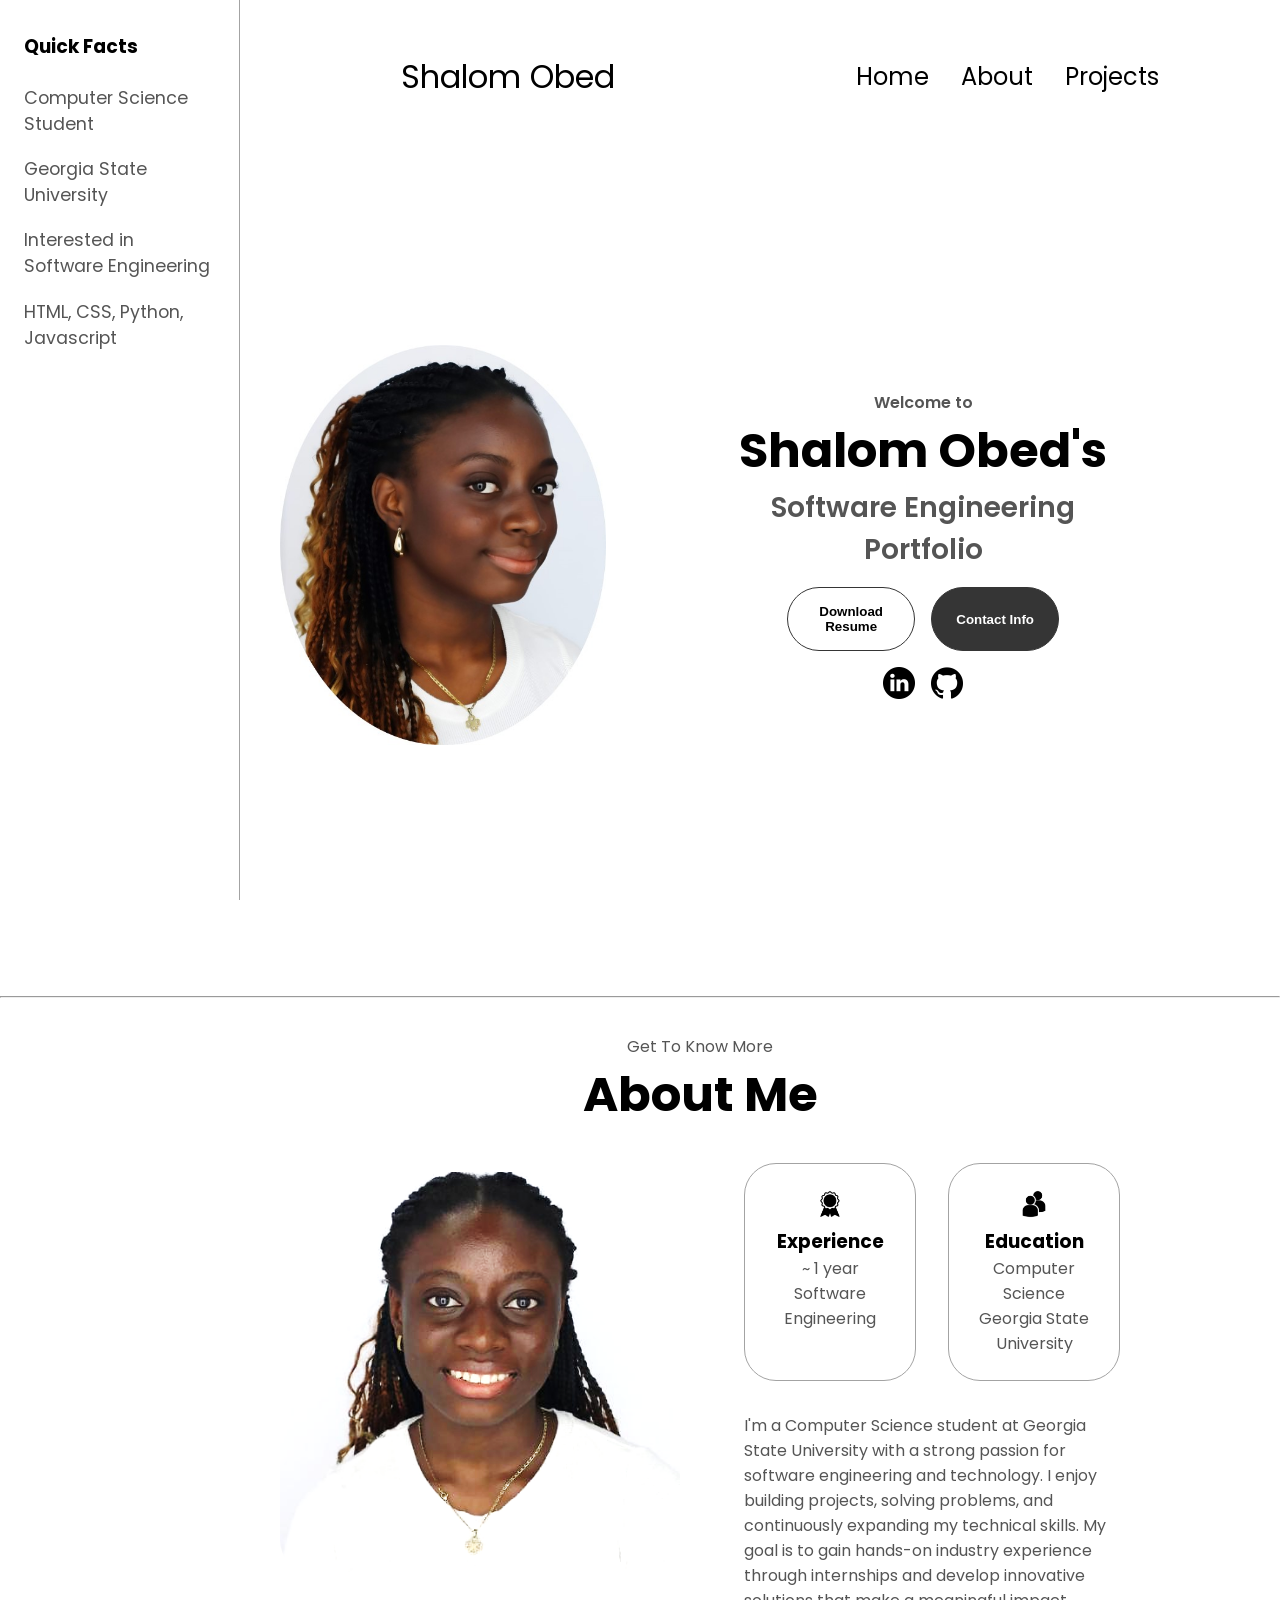
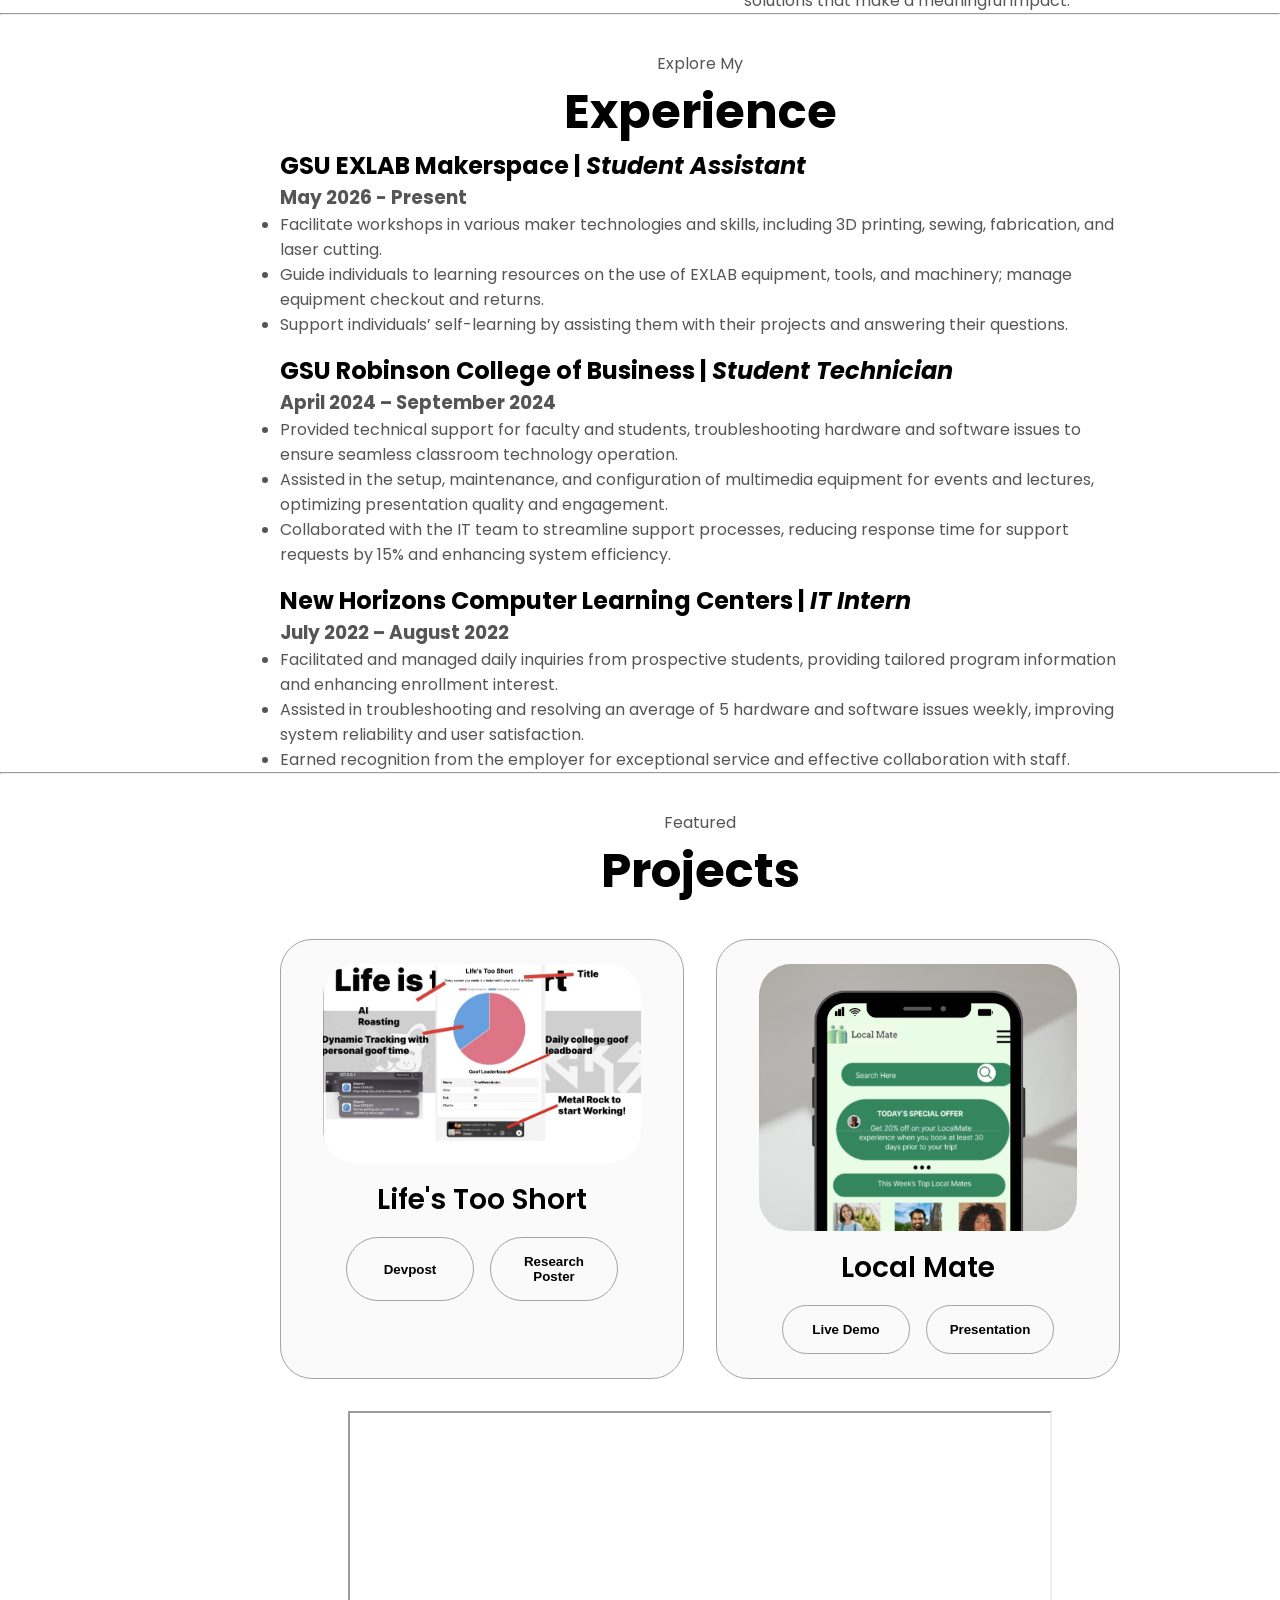
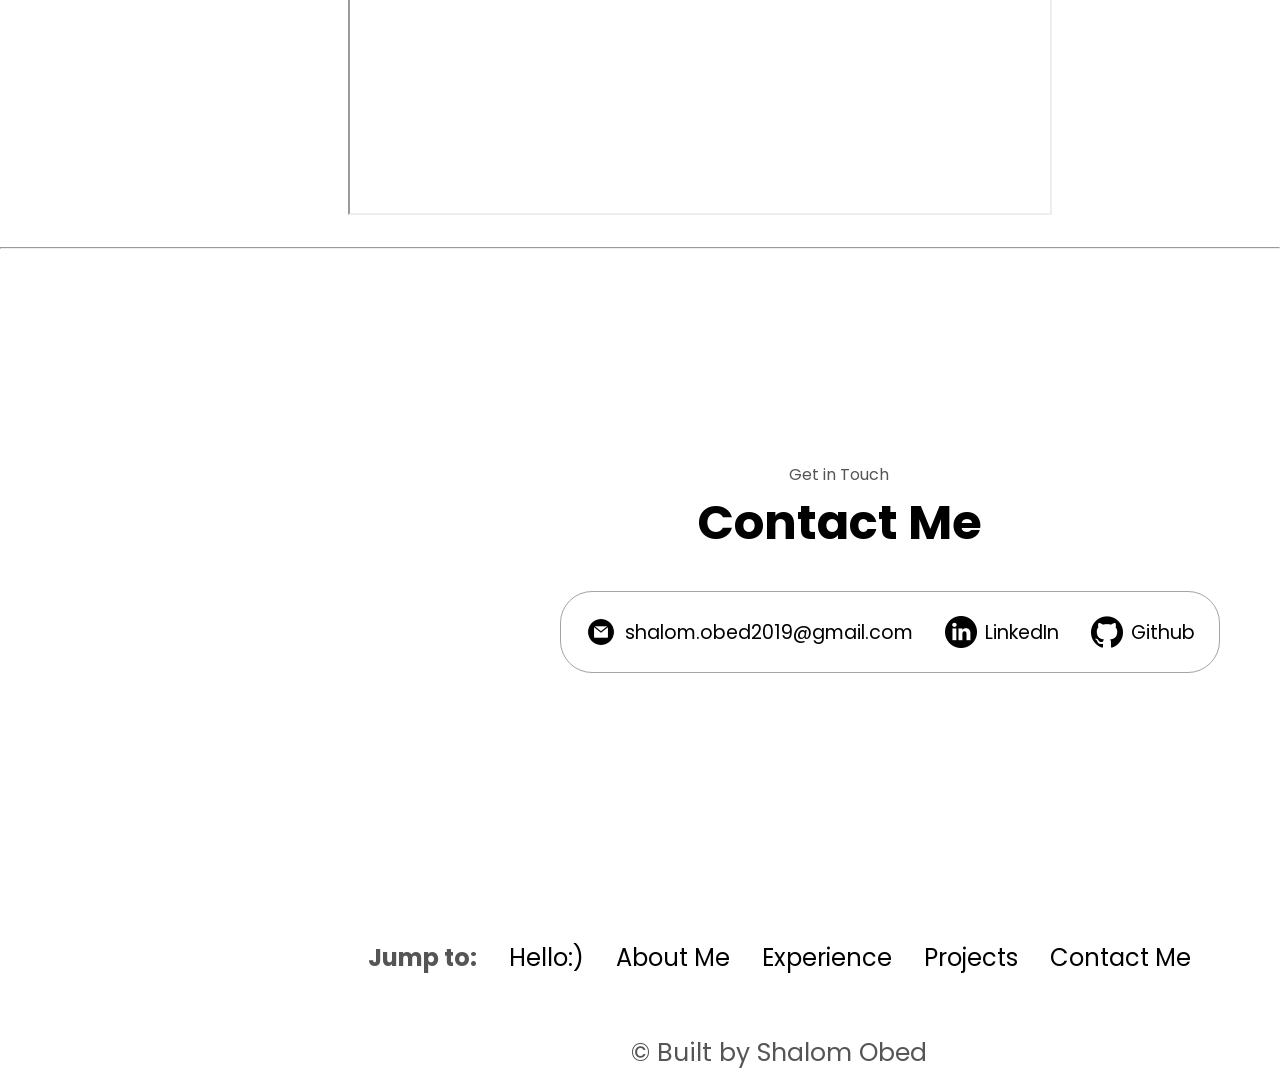
<file: index.html>
<!DOCTYPE html>
<html lang="en">

<head>
    <meta charset="UTF-8">
    <meta name="viewport" content="width=device-width, initial-scale=1.0">
    <title>Shalom Obed</title>
    <link rel="icon" href="images/about-pic.png" type="image/png">
    <link rel="stylesheet" href="style.css">
    <link rel="stylesheet" href="mediaqueries.css">
</head>

<body>
    <nav id="desktop-nav">
        <div class="logo">Shalom Obed</div>
        <div>
            <ul class="nav-links">
                <li><a href="index.html">Home</a></li>
                <li><a href="about.html">About</a></li>
                <li><a href="projects.html">Projects</a></li>
            </ul>
        </div>
    </nav>
    <nav id="hamburger-nav">
        <div class="logo">Shalom Obed</div>
        <div class="hamburger-menu">
            <div class="hamburger-icon" onclick="toggleMenu()">
                <span></span>
                <span></span>
                <span></span>
            </div>
            <div class="menu-links">
                <li><a href="index.html" onclick="toggleMenu()">Home</a></li>
                <li><a href="about.html" onclick="toggleMenu()">About</a></li>
                <li><a href="projects.html" onclick="toggleMenu()">Projects</a></li>
            </div>
        </div>
    </nav>
    <section id="profile">
        <div class="section__pic-container">
            <img src="./images/intro-pic2.jpg" alt="Profile picture with blue background">
        </div>
        <div class="section__text">
            <p class="section__text__p1">Welcome to </p>
            <h1 class="title">Shalom Obed's</h1>
            <p class="section__text__p2">Software Engineering Portfolio</p>
            <div class="btn-container">
                <button class="btn btn-color-2" onclick="window.open('./assets/shalom-resume3.pdf')">
                    Download Resume
                </button>
                <button class="btn btn-color-1" onclick="location.href='#contact'">
                    Contact Info
                </button>
            </div>
            <div id="socials-container">
                <img src="./images/linkedin.png" alt="Black and White LinkedIn Profile Picture " class="icon"
                    onclick="window.open('https://www.linkedin.com/in/shalomobed/', '_blank')">

                <img src="./images/github.png" alt="Black and White Github Profile Picture" class="icon"
                    onclick="window.open('https://github.com/shalomobed', '_blank')">
            </div>
        </div>
    </section>
    <hr>
    <section id="about">
        <p class="section__text__p1"> Get To Know More</p>
        <h2 class="title">About Me</h2>
        <div class="section-container">
            <aside class="sidebar">
                <h3>Quick Facts</h3>
                <ul>
                    <li>Computer Science Student</li>
                    <li>Georgia State University</li>
                    <li>Interested in Software Engineering</li>
                    <li>HTML, CSS, Python, Javascript</li>
                </ul>
            </aside>
            <div class="section__pic-container">
                <img src="images/about-pic.png" alt="Profile picture with white background" class="about-pic" />
            </div>
            <div class="about-details-container">
                <div class="about-containers">
                    <div class="details-container">
                        <img src="./images/experience.png" alt="Black and White Experience icon" class="icon" />
                        <h3>Experience</h3>
                        <p>~ 1 year<br />Software Engineering</p>
                    </div>
                    <div class="details-container">
                        <img src="./images/education.png" alt="Black and White Education icon" class="icon" />
                        <h3>Education</h3>
                        <p>Computer Science<br />Georgia State University </p>
                    </div>
                </div>
                <article class="text-container">
                    <p>
                        I'm a Computer Science student at Georgia State University with a strong passion for software
                        engineering and technology.
                        I enjoy building projects, solving problems, and continuously expanding my technical skills.
                        My goal is to gain hands-on industry experience through internships and develop innovative
                        solutions that make a meaningful impact.
                    </p>
                </article>
            </div>
        </div>
        <!-- <img src="./assets/arrow.png" alt="Arrow icon" class="icon arrow" onclick="location.href='#experience'" /> -->
    </section>
    <hr>
    <!-- <section id="experience">
        <p class="section__text__p1">View My</p>
        <h1 class="title">Skills</h1>
        <div class="experience-details-container">
            <div class="about-containers">
                <div class="details-container">
                    <h2 class="experience-sub-title">Technical Skills</h2>
                    <div class="article-container">
                        <article>
                            <img src="./assets/checkmark.png" alt="Experience icon" class="icon" />
                            <div>
                                <h3>HTML</h3>
                                <p>Experienced</p>
                            </div>
                        </article>
                        <article>
                            <img src="./assets/checkmark.png" alt="Experience icon" class="icon" />
                            <div>
                                <h3>Python</h3>
                                <p>Intermediate</p>
                            </div>
                        </article>
                        <article>
                            <img src="./assets/checkmark.png" alt="Experience icon" class="icon" />
                            <div>
                                <h3>CSS</h3>
                                <p>Experienced</p>
                            </div>
                        </article>
                        <article>
                            <img src="./assets/checkmark.png" alt="Experience icon" class="icon" />
                            <div>
                                <h3>C Language</h3>
                                <p>Basic</p>
                            </div>
                        </article>
                        <article>
                            <img src="./assets/checkmark.png" alt="Experience icon" class="icon" />
                            <div>
                                <h3>JavaScript</h3>
                                <p>Basic</p>
                            </div>
                        </article>
                        <article>
                            <img src="./assets/checkmark.png" alt="Experience icon" class="icon" />
                            <div>
                                <h3>REST APIs</h3>
                                <p>Intermediate</p>
                            </div>
                        </article>
                    </div>
                </div>
                <div class="details-container">
                    <h2 class="experience-sub-title">Other Skills</h2>
                    <div class="article-container">
                        <article>
                            <img src="./assets/checkmark.png" alt="Experience icon" class="icon" />
                            <div>
                                <h3>Figma</h3>
                                <p>Intermediate</p>
                            </div>
                        </article>
                        <article>
                            <img src="./assets/checkmark.png" alt="Experience icon" class="icon" />
                            <div>
                                <h3>Customer Service</h3>
                                <p>Intermediate</p>
                            </div>
                        </article>
                        <article>
                            <img src="./assets/checkmark.png" alt="Experience icon" class="icon" />
                            <div>
                                <h3>Notion</h3>
                                <p>Intermediate</p>
                            </div>
                        </article>
                        <article>
                            <img src="./assets/checkmark.png" alt="Experience icon" class="icon" />
                            <div>
                                <h3 style="font-size: 1rem;">Communication</h3>
                                <p>Intermediate</p>
                            </div>
                        </article>
                    </div>
                </div>
            </div>
        </div> -->
        <!-- <img src="./assets/arrow.png" alt="Arrow icon" class="icon arrow" onclick="location.href='#projects'" /> -->
    <!-- </section>
    <hr> -->
    <section id="work-experience">
        <p class="section__text__p1">Explore My</p>
        <h2 class="title">Experience</h2>
        <div class="section-container">
            <div class="text-container">
                <article class="job">
                    <h2>GSU EXLAB Makerspace | <i>Student Assistant</i></h2>
                    <h3 style="color:#555555">May 2026 - Present </h3>
                    <ul>
                        <li>Facilitate workshops in various maker technologies and skills, including 3D printing,
                            sewing, fabrication, and laser cutting. </li>
                        <li>Guide individuals to learning resources on the use of EXLAB equipment, tools, and machinery;
                            manage equipment checkout and returns. </li>
                        <li>Support individuals’ self-learning by assisting them with their projects and answering their
                            questions.</li>
                    </ul>
                </article>

                <article class="job" style="margin-top: 1rem;">
                    <h2>GSU Robinson College of Business | <i>Student Technician</i></h2>
                    <h3 style="color:#555555">April 2024 – September 2024</h3>
                    <ul>
                        <li>Provided technical support for faculty and students, troubleshooting hardware and software
                            issues to ensure seamless classroom technology operation. </li>
                        <li>Assisted in the setup, maintenance, and configuration of multimedia equipment for events and
                            lectures, optimizing presentation quality and engagement. </li>
                        <li>Collaborated with the IT team to streamline support processes, reducing response time for
                            support requests by 15% and enhancing system efficiency. </li>
                    </ul>
                </article>

                <article class="job" style="margin-top: 1rem;">
                    <h2>New Horizons Computer Learning Centers | <i>IT Intern</i></h2>
                    <h3 style="color:#555555">July 2022 – August 2022 </h3>
                    <ul>
                        <li>Facilitated and managed daily inquiries from prospective students, providing tailored
                            program information and enhancing enrollment interest. </li>
                        <li>Assisted in troubleshooting and resolving an average of 5 hardware and software issues
                            weekly, improving system reliability and user satisfaction. </li>
                        <li>Earned recognition from the employer for exceptional service and effective collaboration
                            with staff. </li>
                    </ul>
                </article>

            </div>
        </div>
        <!-- <img src="./assets/arrow.png" alt="Arrow icon" class="icon arrow" onclick="location.href='#experience'" /> -->
    </section>
    <hr>
    <section id="projects">
        <p class="section__text__p1">Featured</p>
        <h2 class="title">Projects</h2>
        <div class="about-containers">
            <div class="details-container color-container">
                <div class="article-container">
                    <img src="./images/project-1.jpg" alt="Life's Too Short Project Image" class="project-img" />
                </div>
                <h3 class="experience-sub-title project-title">Life's Too Short</h3>
                <div class="btn-container">
                    <button class="btn btn-color-2 project-btn"
                        onclick="window.open('https://devpost.com/software/life-s-too-short', '_blank', 'noopener,noreferrer')">
                        Devpost
                    </button>
                    <!-- <button class="btn btn-color-2 project-btn"
                        onclick="window.open('https://www.youtube.com/watch?v=yyxvk7hUOEQ', '_blank','noopener,noreferrer')">
                        Live Demo
                    </button> -->
                    <button class="btn btn-color-2 project-btn"
                        onclick="window.open('https://docs.google.com/presentation/d/1LLg1lPMd5Wt2uLilc0vBEzm_o70EBuTM/edit?usp=sharing&ouid=104308467754755762632&rtpof=true&sd=true', '_blank', 'noopener,noreferrer')">
                        Research Poster
                    </button>
                </div>
            </div>
            <div class="details-container color-container">
                <div class="article-container">
                    <img src="./images/project-2.png" alt="Local Mate Project Image" class="project-img" />
                </div>
                <h3 class="experience-sub-title project-title">Local Mate</h3>
                <div class="btn-container">
                    <button class="btn btn-color-2 project-btn"
                        onclick="window.open('https://www.figma.com/proto/EW1bhNSyyLuqIS9WvMlEsq?node-id=0-1&t=G3909KInux1jw0jK-6', '_blank', 'noopener,noreferrer')">
                        Live Demo
                    </button>
                    <button class="btn btn-color-2 project-btn"
                        onclick="window.open('https://www.canva.com/design/DAGYiN6sVh0/s9qBooP5pbrunA0cJhR-Bg/view?utm_content=DAGYiN6sVh0&utm_campaign=designshare&utm_medium=link2&utm_source=uniquelinks&utlId=hb001417887ed', '_blank', 'noopener,noreferrer')">
                        Presentation
                    </button>
                </div>
            </div>
            
            <!--
                <div class="details-container color-container">
                    <div class="article-container">
                        <img src="./assets/project-3.png" alt="Project 3" class="project-img" />
                    </div>
                    <h2 class="experience-sub-title project-title">Project Three</h2>
                    <div class="btn-container">
                        <button class="btn btn-color-2 project-btn"
                            onclick="location.href='https://github.com/shalomobed'">
                            Github
                        </button>
                        <button class="btn btn-color-2 project-btn"
                            onclick="location.href='https://github.com/shalomobed'">
                            Live Demo
                        </button>
                    </div>
                -->
        </div>
        <div style="display: flex; justify-content: center; margin: 2rem 0;">
            <iframe width="700" height="400" src="https://www.youtube.com/embed/yyxvk7hUOEQ" title="YouTube video player" allow="autoplay; encrypted-media; picture-in-picture; web-share" allowfullscreen></iframe>
        </div>
        <!-- <img src="./assets/arrow.png" alt="Arrow icon" class="icon arrow" onclick="location.href='#contact'" /> -->
    </section>
    <hr>

    <footer>
        <section id="contact">
            <p class="section__text__p1">Get in Touch</p>
            <h2 class="title">Contact Me</h2>
            <div class="contact-info-upper-container">
                <div class="contact-info-container">
                    <img src="./images/email.png" alt="Black and White Email icon" class="icon contact-icon" />
                    <p><a href="mailto:shalom.obed2019@gmail.com">shalom.obed2019@gmail.com</a>
                    </p>
                </div>
                <div class="contact-info-container">
                    <img src="./images/linkedin.png" alt="Black and White LinkedIn icon" class="icon contact-icon" />
                    <p><a href="http://linkedin.com/in/shalomobed" target="_blank" rel="noopener noreferrer">LinkedIn</a>
                    </p>
                </div>
                <div class="contact-info-container">
                    <img src="./images/github.png" alt="Black and White Github icon" class="icon contact-icon" />
                    <p><a href="https://github.com/shalomobed" target="_blank" rel="noopener noreferrer">Github</a>
                    </p>
                </div>
            </div>
        </section>
        <nav>
            <div class="nav-links-container">
                <ul class="nav-links">
                    <li style="font-weight: bolder;">Jump to: </li>
                    <li><a href="#profile">Hello:)</a></li>
                    <li><a href="#about">About Me</a></li>
                    <li><a href="#work-experience">Experience</a></li>
                    <li><a href="#projects">Projects</a></li>
                    <li><a href="#contact">Contact Me</a></li>
                </ul>
            </div>
        </nav>
        <p style="font-size: 25px;"> &copy; Built by Shalom Obed</p>
    </footer>
    <script src="script.js"></script>
</body>

</html>
</file>
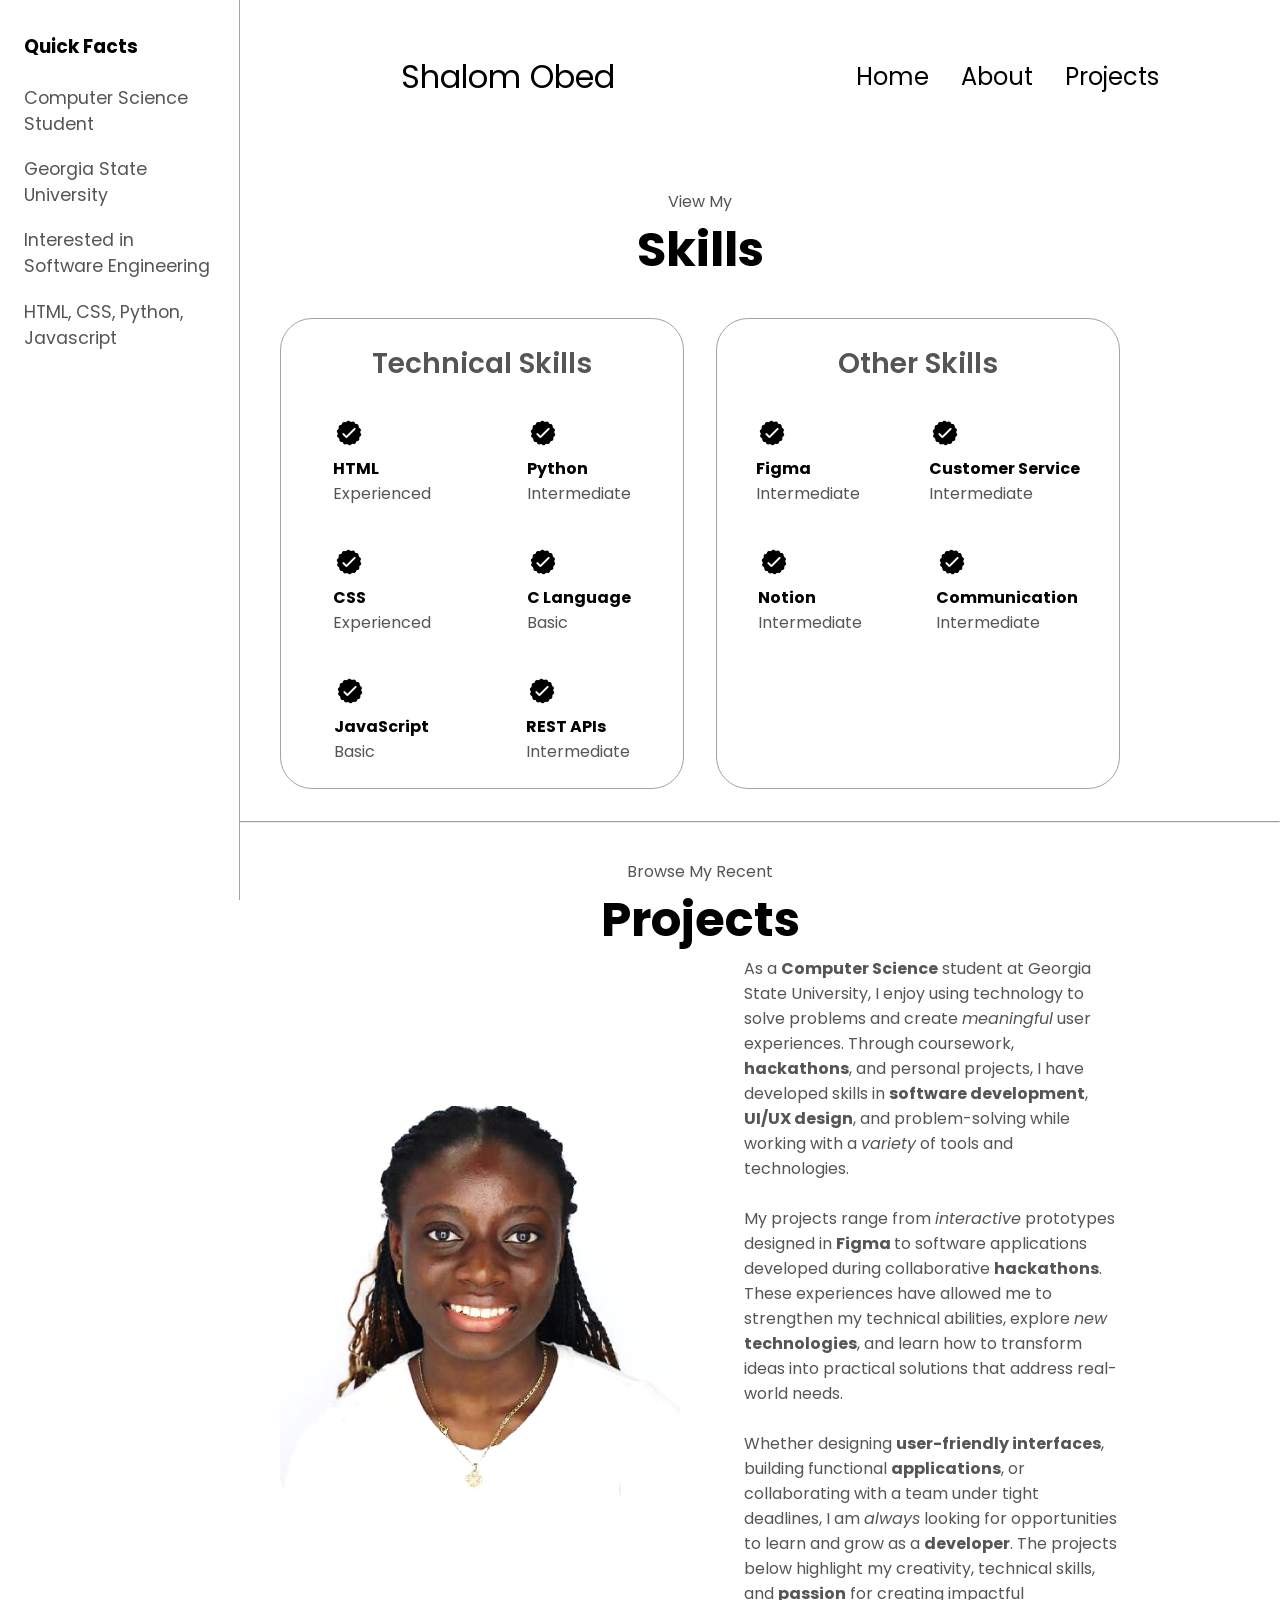
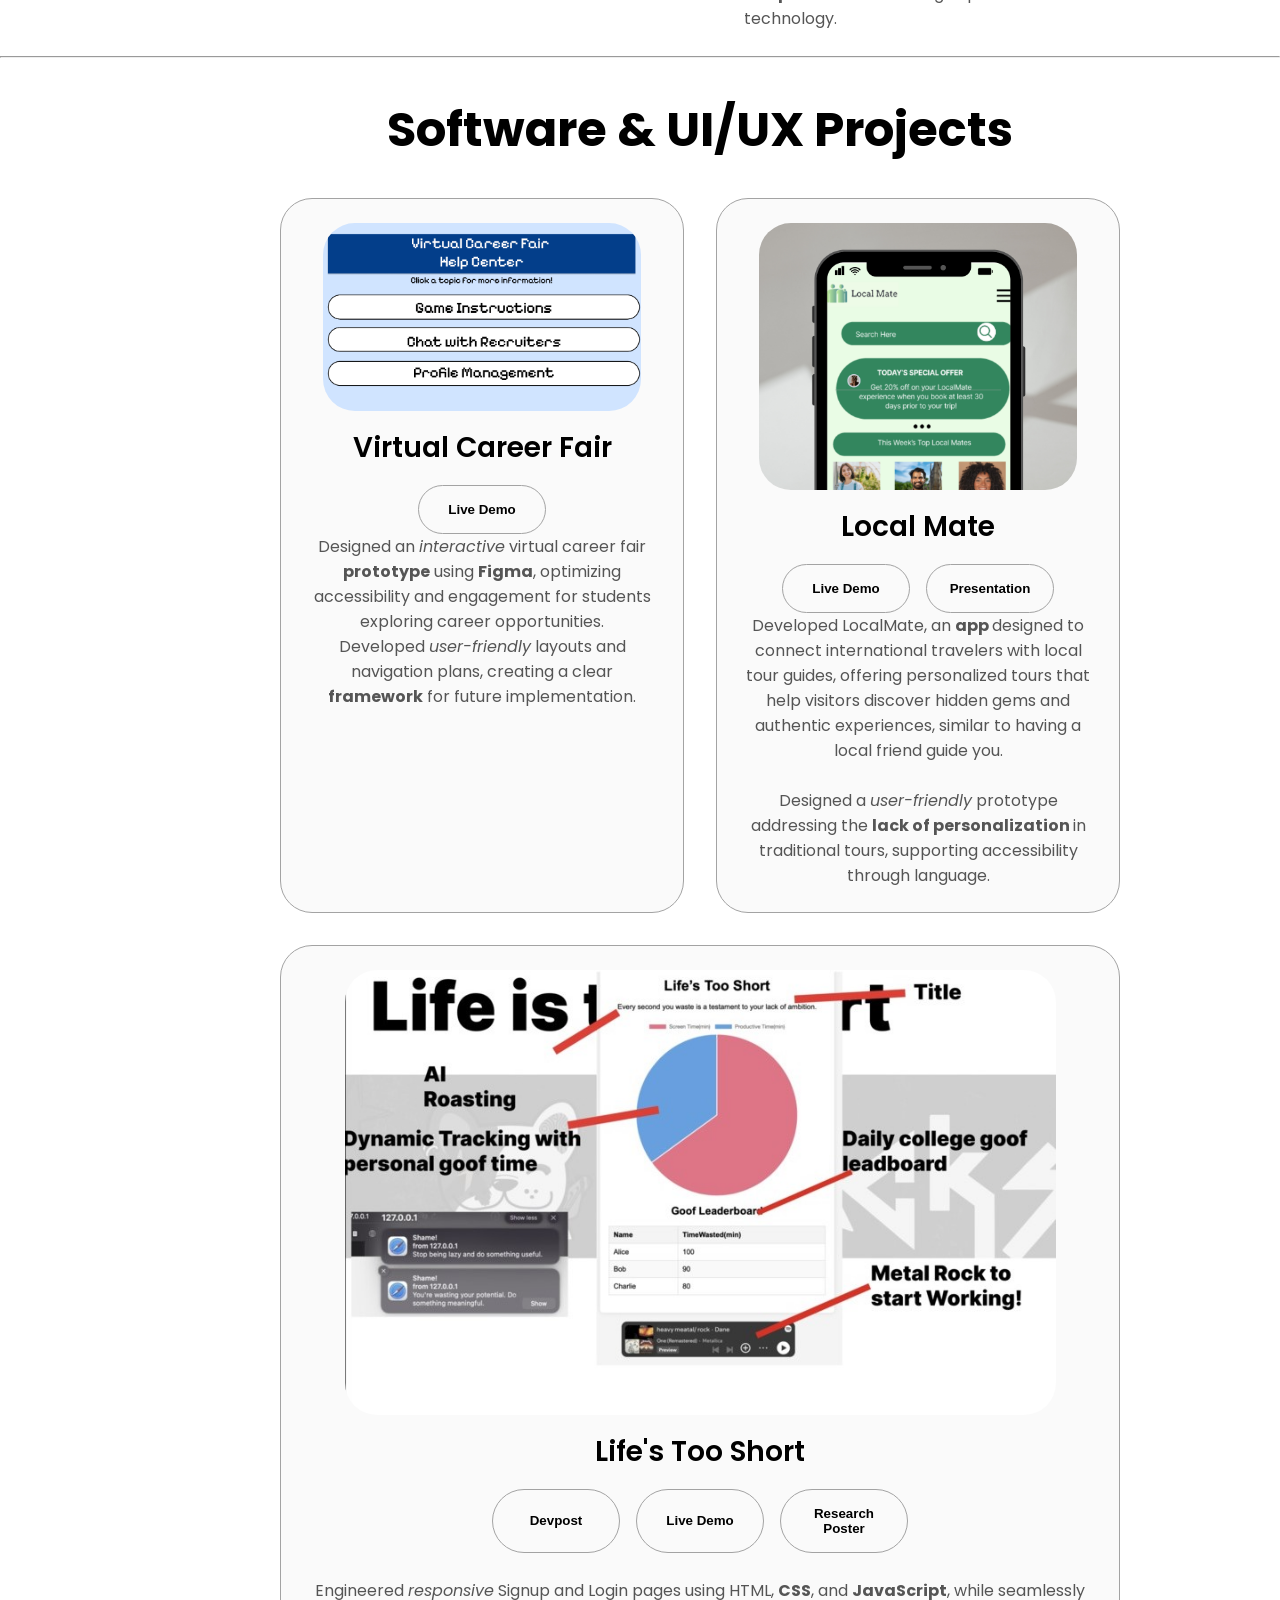
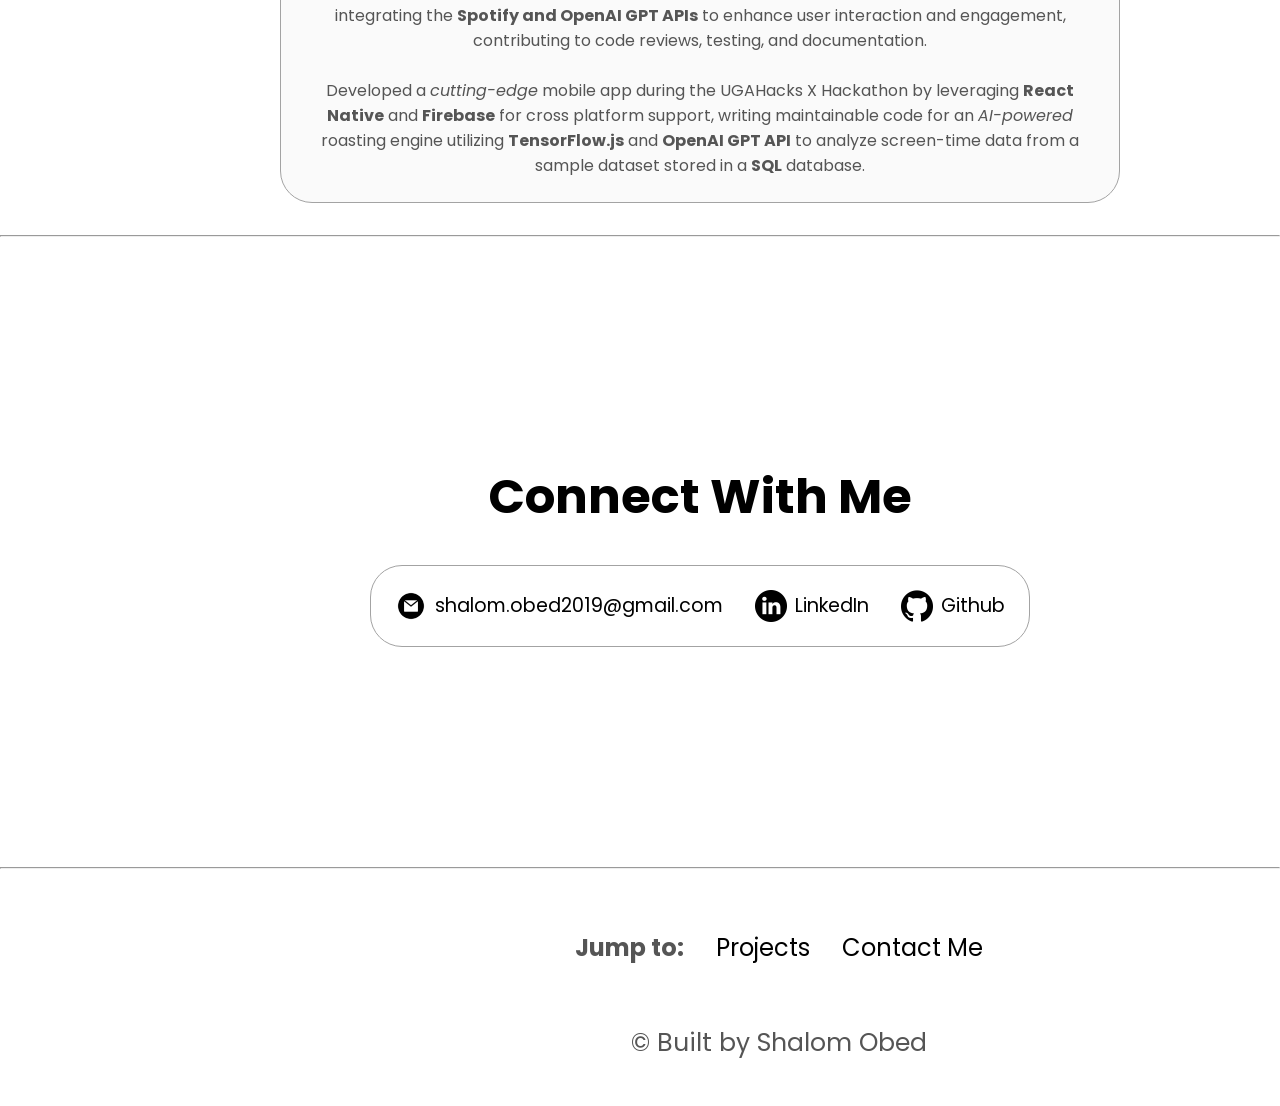
<file: projects.html>
<!DOCTYPE html>
<html lang="en">

<head>
    <meta charset="UTF-8">
    <meta name="viewport" content="width=device-width, initial-scale=1.0">
    <title>Shalom Obed</title>
    <link rel="icon" href="images/about-pic.png" type="image/png">
    <link rel="stylesheet" href="style.css">
    <link rel="stylesheet" href="mediaqueries.css">
</head>

<body>
    <nav id="desktop-nav">
        <div class="logo">Shalom Obed</div>
        <div>
            <ul class="nav-links">
                <li><a href="index.html">Home</a></li>
                <li><a href="about.html">About</a></li>
                <li><a href="projects.html">Projects</a></li>
            </ul>
        </div>
    </nav>
    <nav id="hamburger-nav">
        <div class="logo">Shalom Obed</div>
        <div class="hamburger-menu">
            <div class="hamburger-icon" onclick="toggleMenu()">
                <span></span>
                <span></span>
                <span></span>
            </div>
            <div class="menu-links">
                <li><a href="index.html" onclick="toggleMenu()">Home</a></li>
                <li><a href="about.html" onclick="toggleMenu()">About</a></li>
                <li><a href="projects.html" onclick="toggleMenu()">Projects</a></li>
            </div>
        </div>
    </nav>
    <!-- <section id="profile">
        <div class="section__pic-container">
            <img src="./assets/intro-pic2.jpg" alt="Shalom Obed profile picture">
        </div>
        <div class="section__text">
            <p class="section__text__p1">Hello, I'm </p>
            <h1 class="title">Shalom Obed</h1>
            <p class="section__text__p2">Computer Science Student</p>
            <div class="btn-container">
                <button class="btn btn-color-2" onclick="window.open('./assets/shalom-resume3.pdf')">
                    Download Resume
                </button>
                <button class="btn btn-color-1" onclick="location.href='#contact'">
                    Contact Info
                </button>
            </div>
            <div id="socials-container">
                <img src="./assets/linkedin.png" alt="My LinkedIn Profile" class="icon"
                    onclick="window.open('https://www.linkedin.com/in/shalomobed/', '_blank')">

                <img src="./assets/github.png" alt="My Github Profile" class="icon"
                    onclick="window.open('https://github.com/shalomobed', '_blank')">
            </div>
        </div>
    </section> -->
    <section id="experience">
        <p class="section__text__p1">View My</p>
        <h2 class="title">Skills</h2>
        <div class="experience-details-container">
            <div class="about-containers">
                <div class="details-container">
                    <h3 class="experience-sub-title">Technical Skills</h3>
                    <div class="article-container">
                        <article>
                            <img src="./images/checkmark.png" alt="Experience icon" class="icon" />
                            <div>
                                <h4>HTML</h4>
                                <p>Experienced</p>
                            </div>
                        </article>
                        <article>
                            <img src="./images/checkmark.png" alt="Experience icon" class="icon" />
                            <div>
                                <h4>Python</h4>
                                <p>Intermediate</p>
                            </div>
                        </article>
                        <article>
                            <img src="./images/checkmark.png" alt="Experience icon" class="icon" />
                            <div>
                                <h4>CSS</h4>
                                <p>Experienced</p>
                            </div>
                        </article>
                        <article>
                            <img src="./images/checkmark.png" alt="Experience icon" class="icon" />
                            <div>
                                <h4>C Language</h4>
                                <p>Basic</p>
                            </div>
                        </article>
                        <article>
                            <img src="./images/checkmark.png" alt="Experience icon" class="icon" />
                            <div>
                                <h4>JavaScript</h4>
                                <p>Basic</p>
                            </div>
                        </article>
                        <article>
                            <img src="./images/checkmark.png" alt="Experience icon" class="icon" />
                            <div>
                                <h4>REST APIs</h4>
                                <p>Intermediate</p>
                            </div>
                        </article>
                    </div>
                </div>
                <div class="details-container">
                    <h3 class="experience-sub-title">Other Skills</h3>
                    <div class="article-container">
                        <article>
                            <img src="./images/checkmark.png" alt="Experience icon" class="icon" />
                            <div>
                                <h4>Figma</h4>
                                <p>Intermediate</p>
                            </div>
                        </article>
                        <article>
                            <img src="./images/checkmark.png" alt="Experience icon" class="icon" />
                            <div>
                                <h4>Customer Service</h4>
                                <p>Intermediate</p>
                            </div>
                        </article>
                        <article>
                            <img src="./images/checkmark.png" alt="Experience icon" class="icon" />
                            <div>
                                <h4>Notion</h4>
                                <p>Intermediate</p>
                            </div>
                        </article>
                        <article>
                            <img src="./images/checkmark.png" alt="Experience icon" class="icon" />
                            <div>
                                <h4 style="font-size: 1rem;">Communication</h4>
                                <p>Intermediate</p>
                            </div>
                        </article>
                    </div>
                </div>
            </div>
        </div>
        <!-- <img src="./assets/arrow.png" alt="Arrow icon" class="icon arrow" onclick="location.href='#projects'" /> -->
    </section>
    <hr>
    <section id="about">
        <p class="section__text__p1"> Browse My Recent</p>
        <h2 class="title">Projects</h2>
        <div class="section-container">
            <aside class="sidebar">
                <h3>Quick Facts</h3>
                <ul>
                    <li>Computer Science Student</li>
                    <li>Georgia State University</li>
                    <li>Interested in Software Engineering</li>
                    <li>HTML, CSS, Python, Javascript</li>
                </ul>
            </aside>
            <div class="section__pic-container">
                <img src="images/about-pic.png" alt="Profile picture with white background" class="about-pic" />
            </div>
            <!-- <div class="about-details-container">
                <div class="about-containers">
                    <div class="details-container">
                        <img src="./assets/experience.png" alt="Experience icon" class="icon" />
                        <h3>Experience</h3>
                        <p>~ 1 year<br />Software Engineering</p>
                    </div>
                    <div class="details-container">
                        <img src="./assets/education.png" alt="Education icon" class="icon" />
                        <h3>Education</h3>
                        <p>Computer Science<br />Georgia State University </p>
                    </div>
                </div> -->
            <article class="text-container">
                <p>As a <strong>Computer Science</strong> student at Georgia State University, I enjoy using technology
                    to solve problems and create <em>meaningful</em> user experiences.
                    Through coursework, <strong>hackathons</strong>, and personal projects, I have developed skills in
                    <strong>software development</strong>, <strong>UI/UX design</strong>, and problem-solving while
                    working with a <em>variety</em> of tools and technologies.</p>
                <br>
                <p>My projects range from <em>interactive</em> prototypes designed in <strong>Figma </strong> to
                    software applications developed during collaborative <strong>hackathons</strong>.
                    These experiences have allowed me to strengthen my technical abilities, explore <em>new</em>
                    <strong>technologies</strong>, and learn how to transform ideas into practical solutions that
                    address real-world needs.</p>
                <br>
                <p>Whether designing <strong>user-friendly interfaces</strong>, building functional
                    <strong>applications</strong>, or collaborating with a team under tight deadlines, I am
                    <em>always</em> looking for opportunities to learn and grow as a <strong>developer</strong>.
                    The projects below highlight my creativity, technical skills, and <strong>passion</strong> for
                    creating impactful technology.</p><br>
            </article>
        </div>
        </div>
        <!-- <img src="./assets/arrow.png" alt="Arrow icon" class="icon arrow" onclick="location.href='#experience'" /> -->
    </section>
    <hr>

    <!-- <section id="work-experience">
        <p class="section__text__p1">Explore My</p>
        <h1 class="title">Experience</h1>
        <div class="section-container">
            <div class="text-container">
                <div class="job">
                    <h2>GSU EXLAB Makerspace | <i>Student Assistant</i></h2>
                    <h5 style="color:#555555">May 2026 - Present </h5>
                    <ul>
                        <li>Facilitate workshops in various maker technologies and skills, including 3D printing,
                            sewing, fabrication, and laser cutting. </li>
                        <li>Guide individuals to learning resources on the use of EXLAB equipment, tools, and machinery;
                            manage equipment checkout and returns. </li>
                        <li>Support individuals’ self-learning by assisting them with their projects and answering their
                            questions.</li>
                    </ul>
                </div>

                <div class="job" style="margin-top: 1rem;">
                    <h2>GSU Robinson College of Business | <i>Student Technician</i></h2>
                    <h5 style="color:#555555">April 2024 – September 2024</h5>
                    <ul>
                        <li>Provided technical support for faculty and students, troubleshooting hardware and software
                            issues to ensure seamless classroom technology operation. </li>
                        <li>Assisted in the setup, maintenance, and configuration of multimedia equipment for events and
                            lectures, optimizing presentation quality and engagement. </li>
                        <li>Collaborated with the IT team to streamline support processes, reducing response time for
                            support requests by 15% and enhancing system efficiency. </li>
                    </ul>
                </div>

                <div class="job" style="margin-top: 1rem;">
                    <h2>New Horizons Computer Learning Centers | <i>IT Intern</i></h2>
                    <h5 style="color:#555555">July 2022 – August 2022 </h5>
                    <ul>
                        <li>Facilitated and managed daily inquiries from prospective students, providing tailored
                            program information and enhancing enrollment interest. </li>
                        <li>Assisted in troubleshooting and resolving an average of 5 hardware and software issues
                            weekly, improving system reliability and user satisfaction. </li>
                        <li>Earned recognition from the employer for exceptional service and effective collaboration
                            with staff. </li>
                    </ul>
                </div>

            </div>
        </div>
        <img src="./assets/arrow.png" alt="Arrow icon" class="icon arrow" onclick="location.href='#experience'" />
    </section>
    <hr> -->
    <section id="projects">
        <p class="section__text__p1"></p>
        <h2 class="title">Software & UI/UX Projects</h2>

        <div class="about-containers">

            <div class="details-container color-container">
                <div class="article-container">
                    <img src="./images/project-4.png" alt="Project 1" class="project-img" />
                </div>
                <h3 class="experience-sub-title project-title">Virtual Career Fair</h3>
                <div class="btn-container">
                    <button class="btn btn-color-2 project-btn"
                        onclick="window.open('https://tinyurl.com/virtual-c-f', '_blank','noopener,noreferrer')">
                        Live Demo
                    </button>
                </div>
                <article class="text-container">
                    <p>Designed an <em>interactive</em> virtual career fair <strong>prototype</strong> using
                        <strong>Figma</strong>, optimizing accessibility and engagement for students exploring career
                        opportunities.</p>
                    <p>Developed <em>user-friendly</em> layouts and navigation plans, creating a clear
                        <strong>framework</strong> for future implementation. </p>
                </article>
            </div>


            <div class="details-container color-container">
                <div class="article-container">
                    <img src="./images/project-2.png" alt="Project 2" class="project-img" />
                </div>
                <h3 class="experience-sub-title project-title">Local Mate</h3>
                <div class="btn-container">
                    <button class="btn btn-color-2 project-btn"
                        onclick="window.open('https://www.figma.com/proto/EW1bhNSyyLuqIS9WvMlEsq?node-id=0-1&t=G3909KInux1jw0jK-6', '_blank', 'noopener,noreferrer')">
                        Live Demo
                    </button>
                    <button class="btn btn-color-2 project-btn"
                        onclick="window.open('https://www.canva.com/design/DAGYiN6sVh0/s9qBooP5pbrunA0cJhR-Bg/view?utm_content=DAGYiN6sVh0&utm_campaign=designshare&utm_medium=link2&utm_source=uniquelinks&utlId=hb001417887ed', '_blank','noopener,noreferrer')">
                        Presentation
                    </button>
                </div>
                <article class="text-container">
                    <p>Developed LocalMate, an <strong>app </strong>designed to connect international travelers with
                        local tour guides, offering personalized tours that help
                        visitors discover hidden gems and authentic experiences, similar to having a local friend guide
                        you.
                    </p>
                    <br>
                    <p>
                        Designed a <em>user-friendly</em> prototype addressing the <strong>lack of personalization
                        </strong> in traditional tours, supporting accessibility through language.
                    </p>
                </article>
            </div>

            <div class="details-container color-container">
                <div class="article-container">
                    <img src="./images/project-1.jpg" alt="Project 3" class="project-img" />
                </div>
                <h3 class="experience-sub-title project-title">Life's Too Short</h3>
                <div class="btn-container">
                    <button class="btn btn-color-2 project-btn"
                        onclick="window.open('https://devpost.com/software/life-s-too-short', '_blank','noopener,noreferrer')">
                        Devpost
                    </button>
                    <button class="btn btn-color-2 project-btn"
                        onclick="window.open('https://www.youtube.com/watch?v=yyxvk7hUOEQ', '_blank','noopener,noreferrer')">
                        Live Demo
                    </button>
                    <button class="btn btn-color-2 project-btn"
                        onclick="window.open('https://docs.google.com/presentation/d/1LLg1lPMd5Wt2uLilc0vBEzm_o70EBuTM/edit?usp=sharing&ouid=104308467754755762632&rtpof=true&sd=true', '_blank', 'noopener, noreferrer')">
                        Research Poster
                    </button>
                </div>
                <br>
                <article class="text-container">
                    <p>Engineered <em>responsive</em> Signup and Login pages using <strong></strong>HTML,
                        <strong>CSS</strong>, and <strong>JavaScript</strong>, while seamlessly integrating the
                        <strong>Spotify and
                            OpenAI GPT APIs</strong> to enhance user interaction and engagement, contributing to code
                        reviews, testing, and documentation.</p>
                    <br>
                    <p>Developed a <em>cutting-edge</em> mobile app during the UGAHacks X Hackathon by leveraging
                        <strong>React Native</strong> and <strong>Firebase</strong> for cross
                        platform support, writing maintainable code for an <em>AI-powered </em> roasting engine
                        utilizing <strong>TensorFlow.js</strong> and <strong>OpenAI GPT API</strong> to
                        analyze screen-time data from a sample dataset stored in a <strong>SQL</strong> database. </p>
                </article>

            </div>
            <!-- <img src="./assets/arrow.png" alt="Arrow icon" class="icon arrow" onclick="location.href='#contact'" /> -->
    </section>
    <hr>
    <section id="contact">
        <p class="section__text__p1"></p>
        <h2 class="title">Connect With Me</h2>
        <div class="contact-info-upper-container">
            <div class="contact-info-container">
                <img src="./images/email.png" alt="Email icon" class="icon contact-icon" />
                <p><a href="mailto:shalom.obed2019@gmail.com">shalom.obed2019@gmail.com</a>
                </p>
            </div>
            <div class="contact-info-container">
                <img src="./images/linkedin.png" alt="LinkedIn icon" class="icon contact-icon" />
                <p><a href="https://www.linkedin.com/in/shalomobed/" target="_blank"
                        rel="noopener noreferrer">LinkedIn</a>
                </p>
            </div>
            <div class="contact-info-container">
                <img src="./images/github.png" alt="LinkedIn icon" class="icon contact-icon" />
                <p><a href="https://github.com/shalomobed" target="_blank" rel="noopener noreferrer">Github</a>
                </p>
            </div>
        </div>
    </section>
    <hr>
    <footer>
        <nav>
            <div class="nav-links-container">
                <ul class="nav-links">
                    <li style="font-weight: bolder;">Jump to: </li>
                    <li><a href="#projects">Projects</a></li>
                    <li><a href="#contact">Contact Me</a></li>
                </ul>
            </div>
        </nav>
        <p style="font-size: 25px;"> &copy; Built by Shalom Obed</p>
    </footer>
    <script src="script.js"></script>
</body>

</html>
</file>
<file: style.css>
/* GENERAL */
@import url('https://fonts.googleapis.com/css2?family=Poppins:ital,wght@0,100;0,200;0,700;0,800;0,900;1,100;1,200;1,300;1,400;1,500;1,600;1,700;1,800;1,900&display=swap');

* {
    margin: 0;
    padding: 0;
}

body {
    font-family: "Poppins", sans-serif;
}

html {
    scroll-behavior: smooth;
}

p,
ul,
ol {
    color: rgb(85, 85, 85);

}

/* TRANSITION */

a,
.btn {
    transition: all 300ms ease;
}

/* DESKTOP NAV */

nav,
.nav-links {
    display: flex;
}

nav {
    justify-content: space-around;
    align-items: center;
    height: 17vh;
}

.nav-links {
    gap: 2rem;
    list-style: none;
    font-size: 1.5rem;
}

a {
    color: black;
    text-decoration: none;
    text-decoration-color: white;
}

a:hover {
    color: grey;
    text-decoration: underline;
    text-underline-offset: 1rem;
    text-decoration-color: rgb(181, 181, 181);
}

.logo {
    font-size: 2rem;
}

.logo:hover {
    cursor: default;
}
/* .sidebar {
    margin-top: 1rem;
    padding: 1rem;
    border: 1px solid rgb(163, 163, 163);
    border-radius: 1rem;
    width: 220px;
    flex-shrink: 0;
} */

.sidebar {
    position: fixed;
    top: 0;
    left: 0;
    width: 240px;
    height: 100vh;
    background-color: #ffffff;
    border-right: 1px solid rgb(163, 163, 163);
    padding: 2rem 1.5rem;
    box-sizing: border-box;
    z-index: 100;
}

.sidebar ul{
    list-style: none;
    padding: 0;
    margin-top: 1.5rem;
}

.sidebar li {
    margin-bottom: 1.2rem;
    font-size: 1.1rem;
    color: rgb(85, 85, 85);
}

#desktop-nav, section, footer {
    margin-left: 280px !important;
}

/* HAMBURGER MENU */

#hamburger-nav {
    display: none;
}

.hamburger-menu {
    position: relative;
    display: inline-block;
}

.hamburger-icon {
    display: flex;
    flex-direction: column;
    justify-content: space-between;
    height: 24px;
    width: 30px;
    cursor: pointer;
}

.hamburger-icon span {
    width: 100%;
    height: 2px;
    background-color: black;
    transition: all 0.3 ease-in-out;
}

.menu-links {
    position: absolute;
    top: 100%;
    right: 0;
    background-color: white;
    width: fit-content;
    max-height: 0;
    overflow: hidden;
    transition: all 0.3 ease-in-out;

}

.menu-links a {
    display: block;
    padding: 10px;
    text-align: center;
    font-size: 1.5rem;
    color: black;
    text-decoration: none;
    transition: all 0.3 ease-in-out;
}

.menu-links li {
    list-style: none;
}

.menu-links.open {
    max-height: 300px;
}

.hamburger-icon.open span:first-child {
    transform: rotate(45deg) translate(10px, 5px);
}

.hamburger-icon.open span:nth-child(2) {
    opacity: 0;
}

.hamburger-icon.open span:last-child {
    transform: rotate(-45deg) translate(10px, -5px);
}

.hamburger-icon span:first-child {
    transform: none;
}

.hamburger-icon span:first-child {
    opacity: 1;
}

.hamburger-icon span:first-child {
    transform: none;
}

/* SECTIONS */

section {
    padding-top: 4vh;
    margin: 0 10rem;
    box-sizing: border-box;
    min-height: fit-content;
}

.section-container {
    display: flex;
}

/* PROFILE SECTION */

#profile {
    display: flex;
    justify-content: center;
    gap: 5rem;
    height: 80vh;
}

.section__pic-container {
    display: flex;
    height: 400px;
    width: 400px;
    margin: auto 0;
}


.section__text {
    align-self: center;
    text-align: center;
}

.section__text p {
    font-weight: 600;
}

.section__text__p1 {
    text-align: center;
}

.section__text__p2 {
    font-size: 1.75rem;
    margin-bottom: 1rem;
}

#about table {
    margin: 0 auto;
}

.title {
    font-size: 3rem;
    text-align: center;
}

#socials-container {
    display: flex;
    justify-content: center;
    margin-top: 1rem;
    gap: 1rem;
}

/* ICONS */

.icon {
    cursor: pointer;
    height: 2rem;
}

/* BUTTONS */

.btn-container {
    display: flex;
    justify-content: center;
    gap: 1rem;
}

.btn {
    font-weight: 600;
    transition: all 300ms ease;
    padding: 1rem;
    width: 8rem;
    border-radius: 2rem;
}

.btn-color-1,
.btn-color-2 {
    border: rgb(53, 53, 53) 0.1rem solid;
}

.btn-color-1:hover,
.btn-color-2:hover {
    cursor: pointer;
}

.btn-color-1,
.btn-color-2:hover {
    background: rgb(53, 53, 53);
    color: white;
}

.btn-color-1:hover {
    background: rgb(0, 0, 0);
}

.btn-color-2 {
    background: none;
}

.btn-color-2:hover {
    border: rgb(255, 255, 255) 0.1rem solid;
}

.btn-container {
    gap: 1rem;
}

/* ABOUT SECTION */

#about {
    position: relative;
}

.about-containers {
    gap: 2rem;
    margin-bottom: 2rem;
    margin-top: 2rem;
}

.about-details-container {
    justify-content: center;
    flex-direction: column;
}

.about-containers,
.about-details-container {
    display: flex;
}

.about-pic {
    border-radius: 2rem;
}

.arrow {
    position: absolute;
    right: 0;
    bottom: 2.5rem;
}

.details-container {
    padding: 1.5rem;
    flex: 1;
    background: white;
    border-radius: 2rem;
    border: rgb(53, 53, 53) 0.1rem solid;
    border-color: rgb(163, 163, 163);
    text-align: center;
}

.section-container {
    gap: 4rem;
    height: 80%;
}

.section__pic-container {
    height: 400px;
    width: 400px;
    margin: auto 0;
}

/* EXPERIENCE SECTON */

#experience {
    position: relative;
}

.experience-sub-title {
    color: rgb(85, 85, 85);
    font-weight: 600;
    font-size: 1.75rem;
    margin-bottom: 2rem;
}

.experience-details-container {
    display: flex;
    justify-content: center;
    flex-direction: column;
}

.article-container {
    display: flex;
    text-align: initial;
    flex-wrap: wrap;
    flex-direction: row;
    gap: 2.5rem;
    justify-content: space-around;
}

/* article {
    display: flex;
    width: 10rem;
    justify-content: space-around;
    gap: 0.5rem;
} */

article .icon {
    cursor: default;
}

/* PROJECTS SECTION */

#projects {
    position: relative;
}

.color-container {
    border-color: rgb(163, 163, 163);
    background: rgb(250, 250, 250);
}

.project-img {
    border-radius: 2rem;
    width: 90%;
    height: 90%;
}

.project-title {
    margin: 1rem;
    color: black;
}

.project-btn {
    color: black;
    border-color: rgb(163, 163, 163);
}

/* CONTACT */

#contact {
    display: flex;
    justify-content: center;
    flex-direction: column;
    height: 70vh;
}

.contact-info-upper-container {
    display: flex;
    justify-content: center;
    border-radius: 2rem;
    border: rgb(53, 53, 53) 0.1rem solid;
    border-color: rgb(163, 163, 163);
    background: (250, 250, 250);
    margin: 2rem auto;
    padding: 0.5rem;
}

.contact-info-container {
    display: flex;
    align-items: center;
    justify-content: center;
    gap: 0.5rem;
    margin: 1rem;
}

.contact-info-container p {
    font-size: larger;
}

.contact-icon {
    cursor: default;
}

.email-icon {
    height: 2.5rem;
}

/* FOOTER SECTION */

footer {
    height: 26vh;
    margin: 0.1rem;
}

footer p {
    text-align: center;
}
</file>
<file: mediaqueries.css>
@media screen and (max-width: 1400px) {
    #profile {
        height: 83vh;
        margin-bottom: 6rem;
    }

    .about-containers {
        flex-wrap: wrap;
    }
}

@media screen and (max-width: 1200px) 
{
    #desktop-nav, section, footer {
        margin-left: 0 !important;
    }

    .sidebar {
        position: fixed !important;
        top: 0;
        left: -260px;
        width: 240px !important;
        height: 100vh;
        background-color: #ffffff;
        border-right: 1px solid rgb(163, 163, 163) !important;
        border-bottom: none !important;
        padding: 2rem 1.5rem !important;
        transition: left 0.3s ease-in-out;
        z-index: 200;
    }

    .sidebar.open{
        left: 0;
    }
    
    #desktop-nav {
        display: none;
    }

    #hamburger-nav {
        display: flex;
    }

    #experience,
    .experience-details-container {
        margin-top: 2rem;
    }

    #profile,
    .section-container {
        display: block;
    }

    .arrow {
        display: none;
    }

    section,
    .section-container {
        height: fit-content;
    }

    section {
        margin: 0 5%;
    }

    .section__pic-container {
        width: 275px;
        height: 275px;
        margin: 0 auto 2rem;
    }

    .about-containers {
        margin-top: 0;
    }
}

@media screen and (max-width: 600px) {

    #contact,
    footer {
        height: 40vh;
    }

    #profile {
        height: 83vh;
        margin-bottom: 0;
    }

    article {
        font-size: 1rem;
    }

    footer nav {
        height: fit-content;
        margin-bottom: 2rem;
    }

    .about-containers,
    .contact-info-upper-container,
    .btn-container {
        flex-wrap: wrap;
    }

    .contact-info-container {
        margin: 0;
    }

    .contact-info-container p,
    .nav-links li a {
        font-size: 1rem;
    }

    .experience-sub-title {
        font-size: 1.25rem;
    }

    .logo {
        font-size: 1.5rem;
    }

    .nav-links {
        flex-direction: column;
        gap: 0.5rem;
        text-align: center;
    }

    .section__pic-container {
        width: auto;
        height: 46vw;
        justify-content: center;
    }

    .section__text__p2 {
        font-size: 1.25rem;
    }

    .title {
        font-size: 2rem;
    }

    .text-container {
        text-align: justify;
    }
}
</file>
